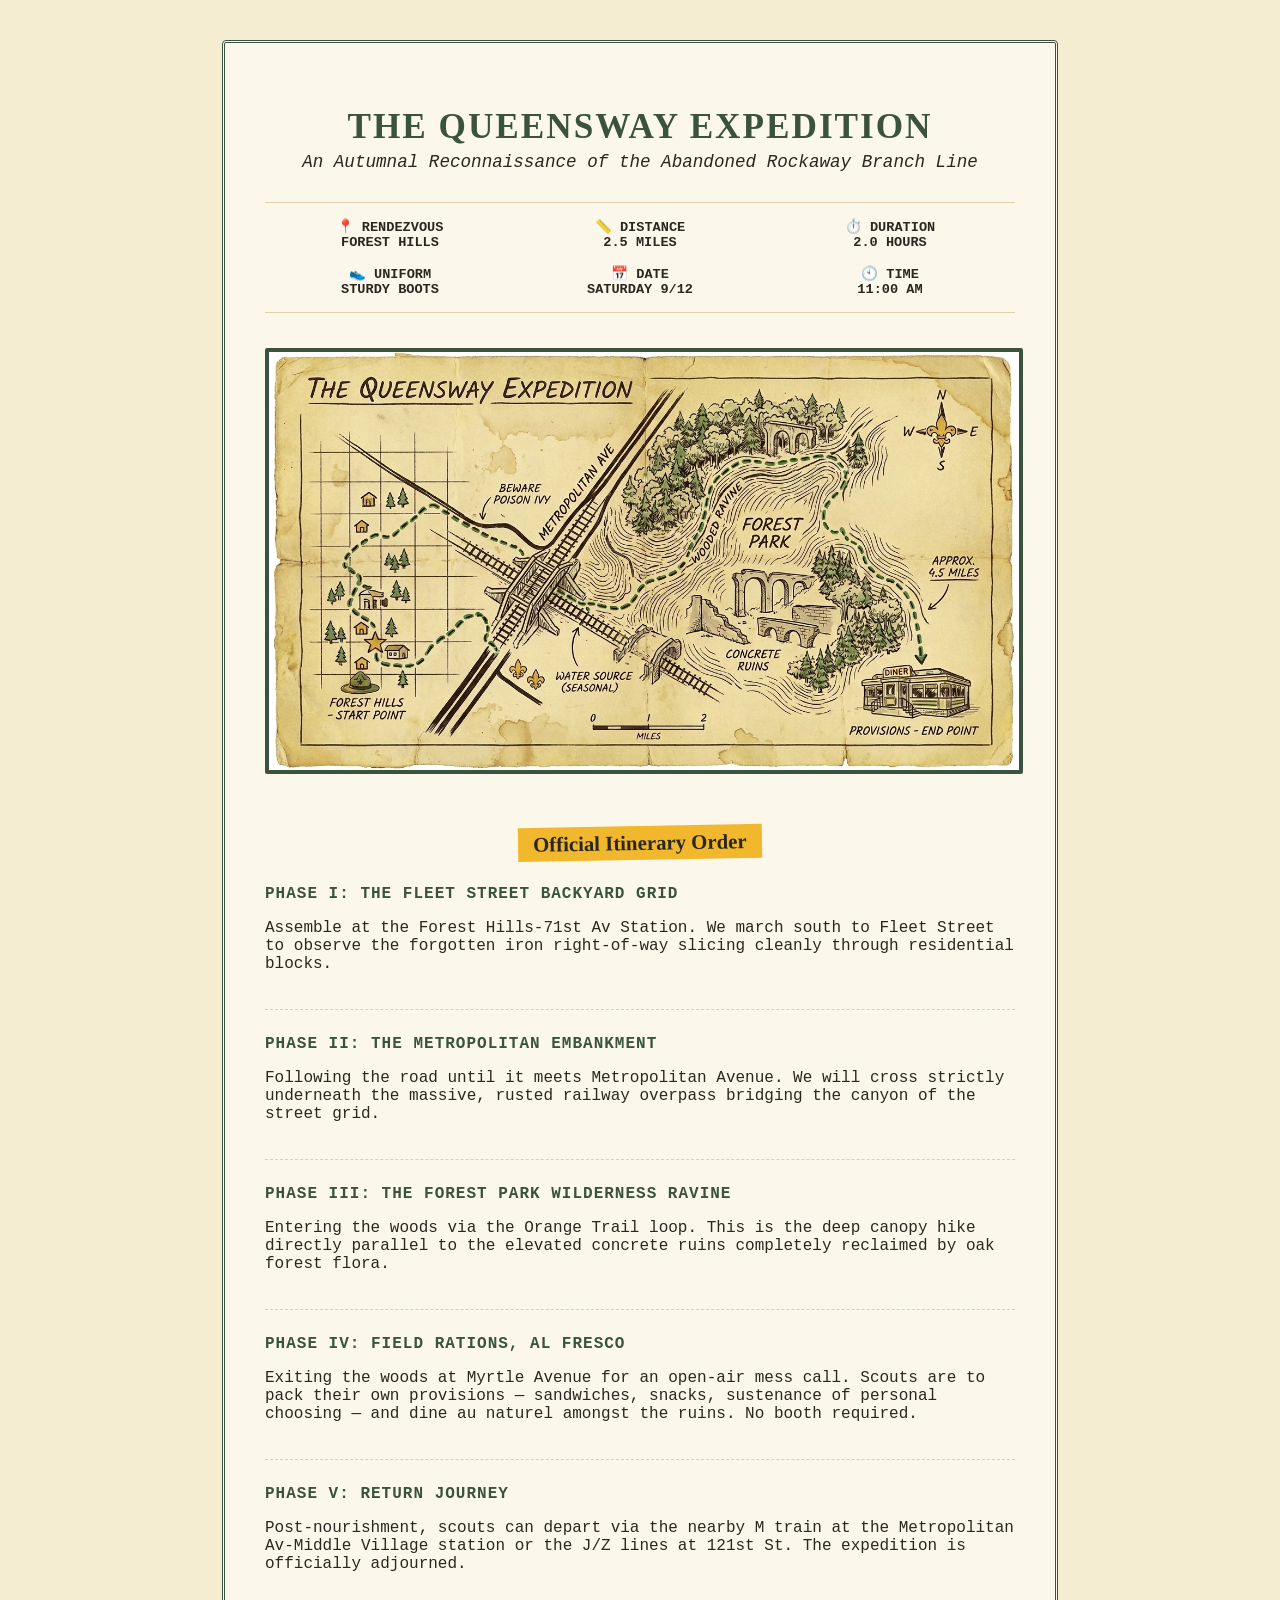
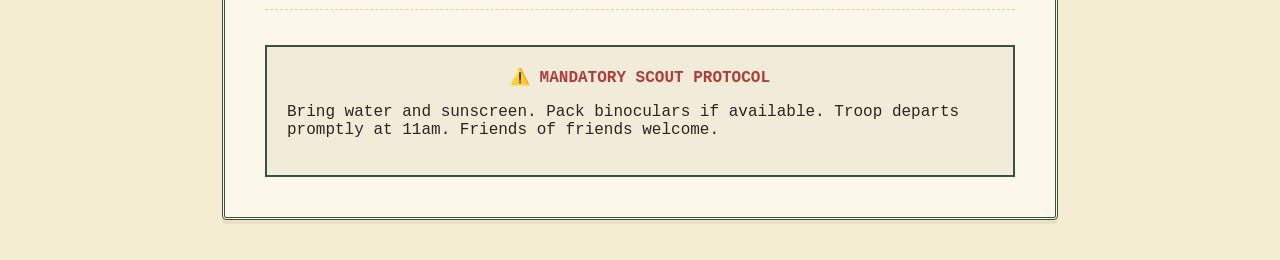
<file: adventures/queensway/index.html>
<!DOCTYPE html><html lang="en" style=""><head>
    <meta charset="UTF-8">
    <meta name="viewport" content="width=device-width, initial-scale=1.0">
    <title>The QueensWay Khaki Scout Expedition</title>
    <style>
        :root {
            --bg-sand: #f4edd2;
            --scout-green: #3b533e;
            --saffron: #f1b82d;
            --khaki: #dfd2a7;
            --dark-ink: #2b261f;
        }
        body {
            font-family: "Courier New", Courier, Georgia, serif;
            background-color: var(--bg-sand);
            color: var(--dark-ink);
            margin: 0;
            padding: 40px 20px;
            display: flex;
            justify-content: center;
        }
        .dispatch-box {
            max-width: 750px;
            width: 100%;
            background: #fbf8eb;
            padding: 40px;
            border: 3px double var(--scout-green);
            border-radius: 4px;
            box-shadow: 0 4px 0px rgba(0,0,0,0.05);
            text-align: center;
        }
        h1 {
            font-family: Georgia, serif;
            font-size: 2.2em;
            text-transform: uppercase;
            letter-spacing: 2px;
            color: var(--scout-green);
            margin-bottom: 5px;
        }
        .subtitle {
            font-style: italic;
            font-size: 1.1em;
            margin-bottom: 30px;
            color: var(--dark-ink);
        }
        .badge-grid {
            display: grid;
            grid-template-columns: repeat(4, 1fr);
            border-top: 1px solid var(--khaki);
            border-bottom: 1px solid var(--khaki);
            padding: 15px 0;
            margin-bottom: 35px;
        }
        .badge {
            font-size: 0.85em;
            font-weight: bold;
            text-transform: uppercase;
        }
        .map-container {
            width: 100%;
            border: 4px solid var(--scout-green);
            background-color: var(--khaki);
            margin-bottom: 35px;
            border-radius: 2px;
            line-height: 0;
        }
        h2 {
            font-family: Georgia, serif;
            background-color: var(--saffron);
            color: var(--dark-ink);
            padding: 5px 15px;
            display: inline-block;
            transform: rotate(-1deg);
            font-size: 1.3em;
            margin-bottom: 25px;
        }
        .itinerary {
            text-align: left;
            margin-bottom: 35px;
        }
        .stage {
            margin-bottom: 25px;
            padding-bottom: 20px;
            border-bottom: 1px dashed var(--khaki);
        }
        .stage-title {
            font-weight: bold;
            text-transform: uppercase;
            color: var(--scout-green);
            letter-spacing: 1px;
        }
        .protocol-box {
            background-color: #f1ebd9;
            border: 2px solid var(--scout-green);
            padding: 20px;
            text-align: left;
            margin-top: 30px;
        }
        .protocol-title {
            font-weight: bold;
            text-align: center;
            text-transform: uppercase;
            margin-bottom: 10px;
            color: #b23b3b;
        }
    </style>
</head>
<body>
<div class="dispatch-box">
    <h1 class="">The QueensWay Expedition</h1>
    <div class="subtitle">An Autumnal Reconnaissance of the Abandoned Rockaway Branch Line</div>
    <div class="badge-grid" style="grid-template-columns: repeat(3, 1fr); gap: 15px 0px;">
        <div class="badge">📍 Rendezvous<br>Forest Hills</div>
        <div class="badge">📏 Distance<br>2.5 Miles</div>
        <div class="badge">⏱️ Duration<br>2.0 Hours</div>
        <div class="badge">👟 Uniform<br>Sturdy Boots</div>
    <div class="badge">📅 DATE<br>SATURDAY 9/12</div><div class="badge">🕙 TIME<br>11:00 AM</div></div>
    <!-- Embedded Google Map centered on Forest Park Route -->
    <div class="map-container"><img src="queensway-map.png" alt="The QueensWay Expedition Field Map" style="width: 100%; height: auto; display: block;" class=""></div>
    <h2 class="">Official Itinerary Order</h2>
    
    <div class="itinerary">
        <div class="stage">
            <div class="stage-title">Phase I: The Fleet Street Backyard Grid</div>
            <p class="">Assemble at the Forest Hills-71st Av Station. We march south to Fleet Street to observe the forgotten iron right-of-way slicing cleanly through residential blocks.</p>
        </div>
        <div class="stage">
            <div class="stage-title">Phase II: The Metropolitan Embankment</div>
            <p class="">Following the road until it meets Metropolitan Avenue. We will cross strictly underneath the massive, rusted railway overpass bridging the canyon of the street grid.</p>
        </div>
        <div class="stage">
            <div class="stage-title">Phase III: The Forest Park Wilderness Ravine</div>
            <p class="">Entering the woods via the Orange Trail loop. This is the deep canopy hike directly parallel to the elevated concrete ruins completely reclaimed by oak forest flora.</p>
        </div>
        <div class="stage">
            <div class="stage-title">Phase IV: Field Rations, Al Fresco</div>
            <p class="">Exiting the woods at Myrtle Avenue for an open-air mess call. Scouts are to pack their own provisions — sandwiches, snacks, sustenance of personal choosing — and dine au naturel amongst the ruins. No booth required.</p>
        </div>
    <div class="stage">
    <div class="stage-title">Phase V: Return Journey</div>
    <p class="">Post-nourishment, scouts can depart via the nearby M train at the Metropolitan Av-Middle Village station or the J/Z lines at 121st St. The expedition is officially adjourned.</p>
</div></div>
    <div class="protocol-box">
        <div class="protocol-title">⚠️ Mandatory Scout Protocol</div>
        <p class="">Bring water and sunscreen. Pack binoculars if available. Troop departs promptly at 11am. Friends of friends welcome.</p>
    </div>
</div>










</body></html>
</file>
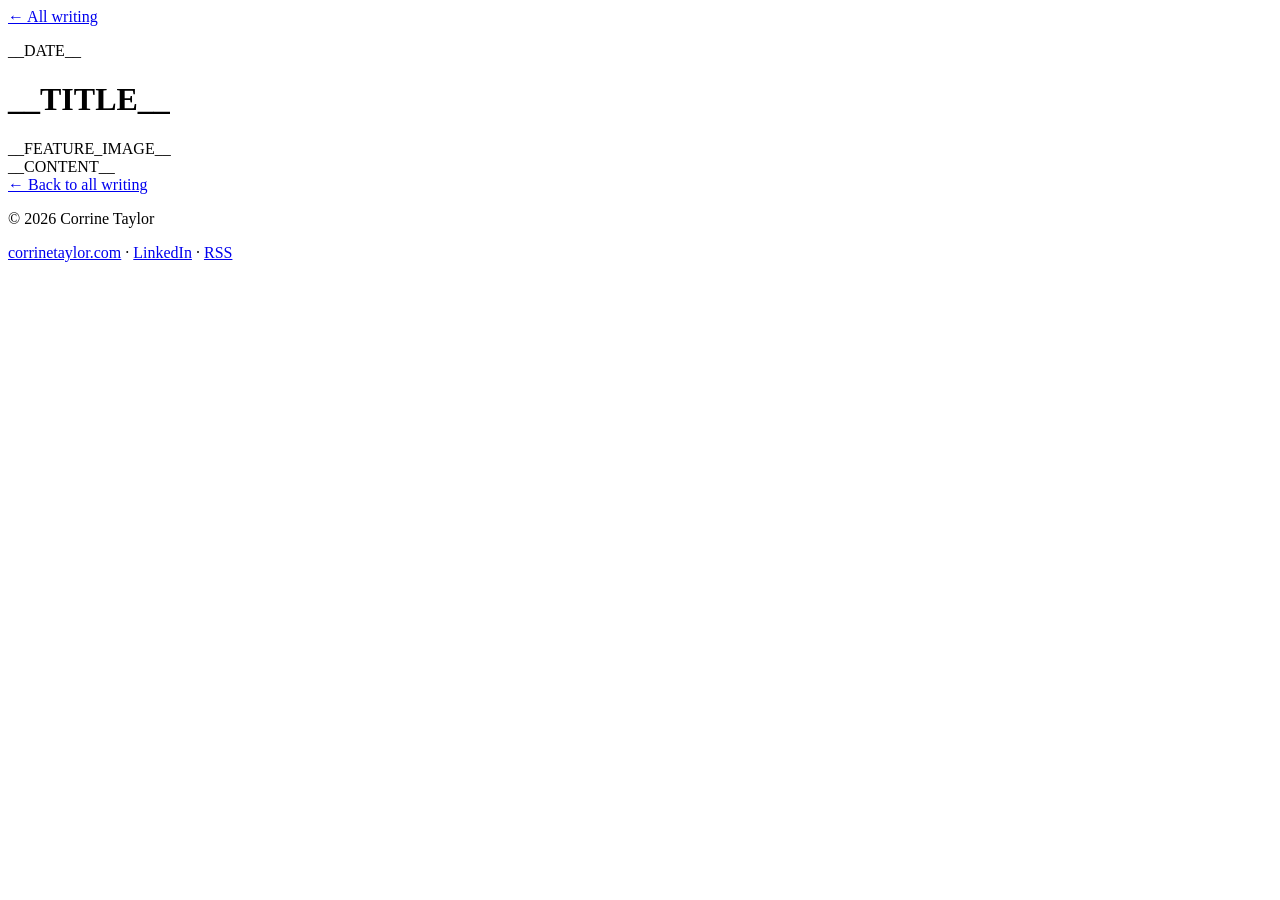
<file: templates/post.html>
<!DOCTYPE html>
<html lang="en">
<head>
<meta charset="UTF-8">
<meta name="viewport" content="width=device-width, initial-scale=1.0">
<title>__TITLE__ — Corrine Taylor</title>
<meta name="description" content="__EXCERPT__">
<link rel="icon" type="image/png" sizes="32x32" href="../../images/favicon-32.png">
<link rel="apple-touch-icon" sizes="180x180" href="../../images/apple-touch-icon.png">
<link rel="preconnect" href="https://fonts.googleapis.com">
<link rel="preconnect" href="https://fonts.gstatic.com" crossorigin>
<link href="https://fonts.googleapis.com/css2?family=Hanken+Grotesk:ital,wght@0,400..700;1,400..700&family=Libre+Caslon+Text:ital,wght@0,400;0,700;1,400&display=swap" rel="stylesheet">
<style>__STYLE__</style>
</head>
<body>
<main>
  <div class="container">
    <div class="post-nav"><a href="../../">&larr; All writing</a></div>
    <div class="post-header">
      <p class="post-date">__DATE__</p>
      <h1>__TITLE__</h1>
    </div>
    __FEATURE_IMAGE__
    <article class="post-body">
__CONTENT__
    </article>
    <div class="post-footer">
      <a href="../../">&larr; Back to all writing</a>
    </div>
  </div>
</main>
<footer>
  <p>&copy; 2026 Corrine Taylor</p>
  <p class="footer-links"><a href="https://corrinetaylor.com">corrinetaylor.com</a> &middot; <a href="https://www.linkedin.com/in/corrinely" target="_blank" rel="noopener">LinkedIn</a> &middot; <a href="../../feed.xml">RSS</a></p>
</footer>
</body>
</html>
</file>
